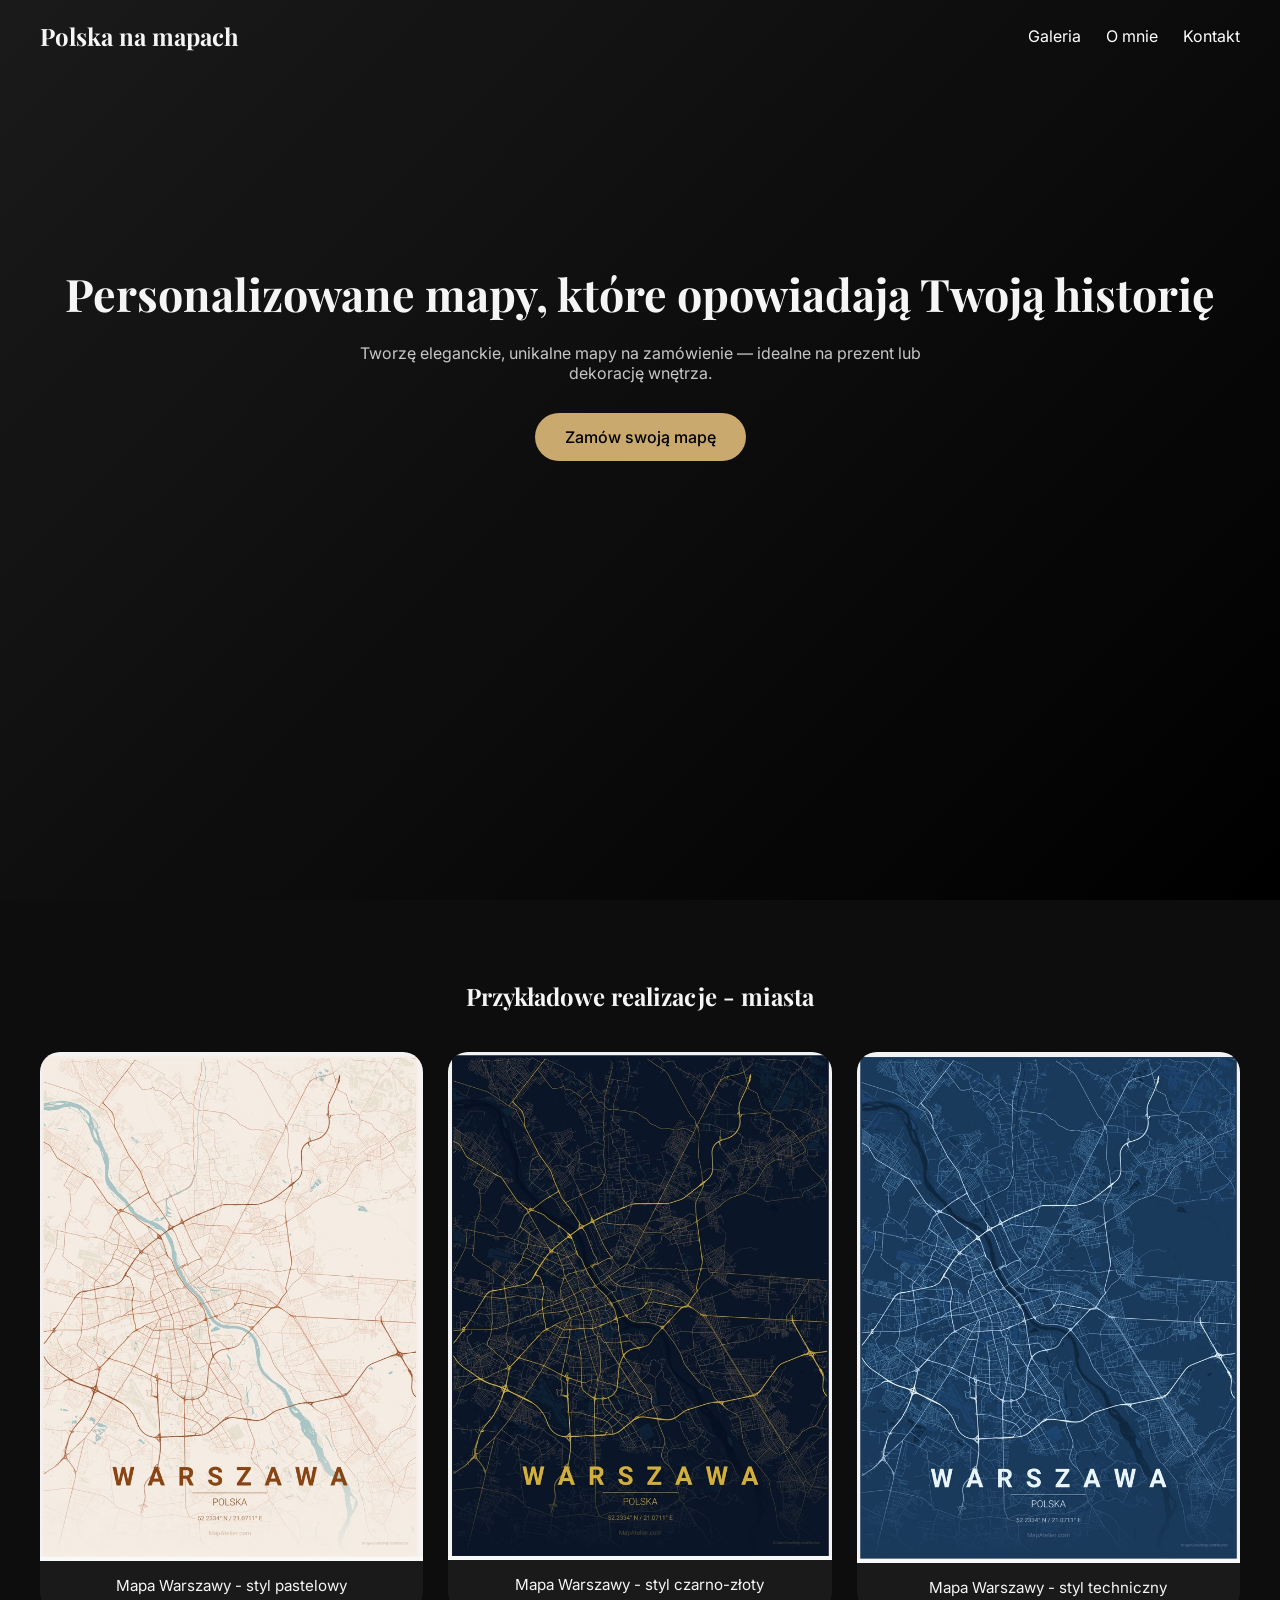
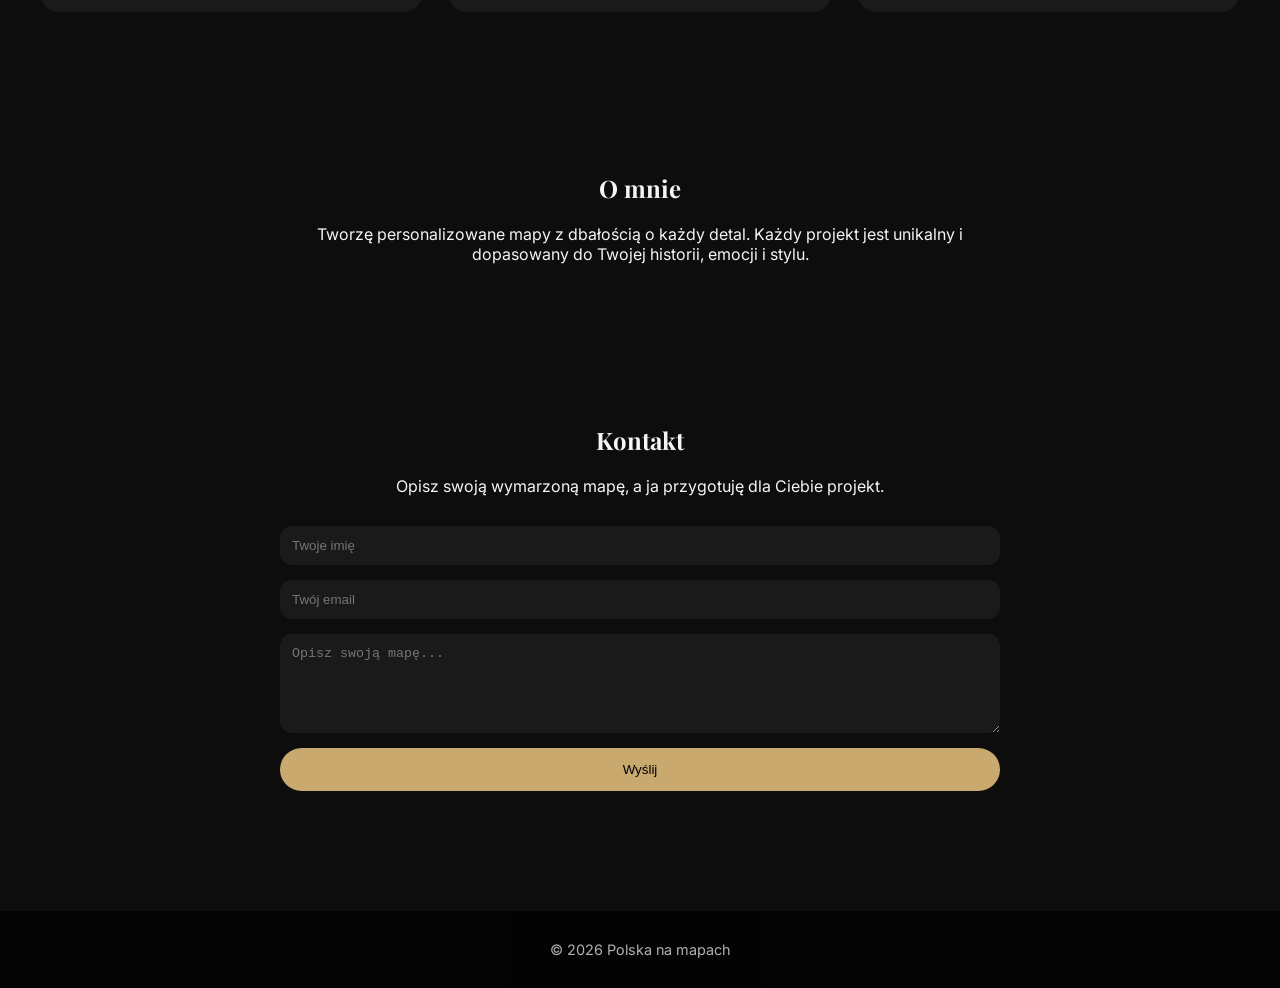
<file: website/index.html>
<!-- index.html -->
<!DOCTYPE html>
<html lang="pl">
<head>
    <meta charset="UTF-8">
    <meta name="viewport" content="width=device-width, initial-scale=1.0">
    <title>Polska na mapach</title>
    <link rel="stylesheet" href="styles.css">
    <link href="https://fonts.googleapis.com/css2?family=Playfair+Display:wght@400;700&family=Inter:wght@300;400;500&display=swap" rel="stylesheet">
</head>
<body>

<header class="hero">
    <nav>
        <h1>Polska na mapach</h1>
        <ul>
            <li><a href="#galeria">Galeria</a></li>
            <li><a href="#o-mnie">O mnie</a></li>
            <li><a href="#kontakt">Kontakt</a></li>
        </ul>
    </nav>

    <div class="hero-content">
        <h2>Personalizowane mapy, które opowiadają Twoją historię</h2>
        <p>Tworzę eleganckie, unikalne mapy na zamówienie — idealne na prezent lub dekorację wnętrza.</p>
        <a href="#kontakt" class="btn">Zamów swoją mapę</a>
    </div>
</header>

<section id="galeria" class="gallery">
    <h2>Przykładowe realizacje - miasta</h2>
    <div class="gallery-grid">
        <div class="card">
            <img src="map_1.jpg" alt="Mapa 1">
            <p>Mapa Warszawy - styl pastelowy</p>
        </div>
        <div class="card">
            <img src="map_2.jpg" alt="Mapa 2">
            <p>Mapa Warszawy - styl czarno-złoty</p>
        </div>
        <div class="card">
            <img src="map_3.jpg" alt="Mapa 3">
            <p>Mapa Warszawy - styl techniczny</p>
        </div>
    </div>
</section>

<section id="o-mnie" class="about">
    <h2>O mnie</h2>
    <p>Tworzę personalizowane mapy z dbałością o każdy detal. Każdy projekt jest unikalny i dopasowany do Twojej historii, emocji i stylu.</p>
</section>

<section id="kontakt" class="contact">
    <h2>Kontakt</h2>
    <p>Opisz swoją wymarzoną mapę, a ja przygotuję dla Ciebie projekt.</p>

    <form action="mailto:kowalik.paul@gmail.com" method="post" enctype="text/plain">
        <input type="text" name="name" placeholder="Twoje imię" required>
        <input type="email" name="email" placeholder="Twój email" required>
        <textarea name="message" placeholder="Opisz swoją mapę..." rows="5" required></textarea>
        <button type="submit">Wyślij</button>
    </form>
</section>

<footer>
    <p>© 2026 Polska na mapach</p>
</footer>

</body>
</html>
</file>
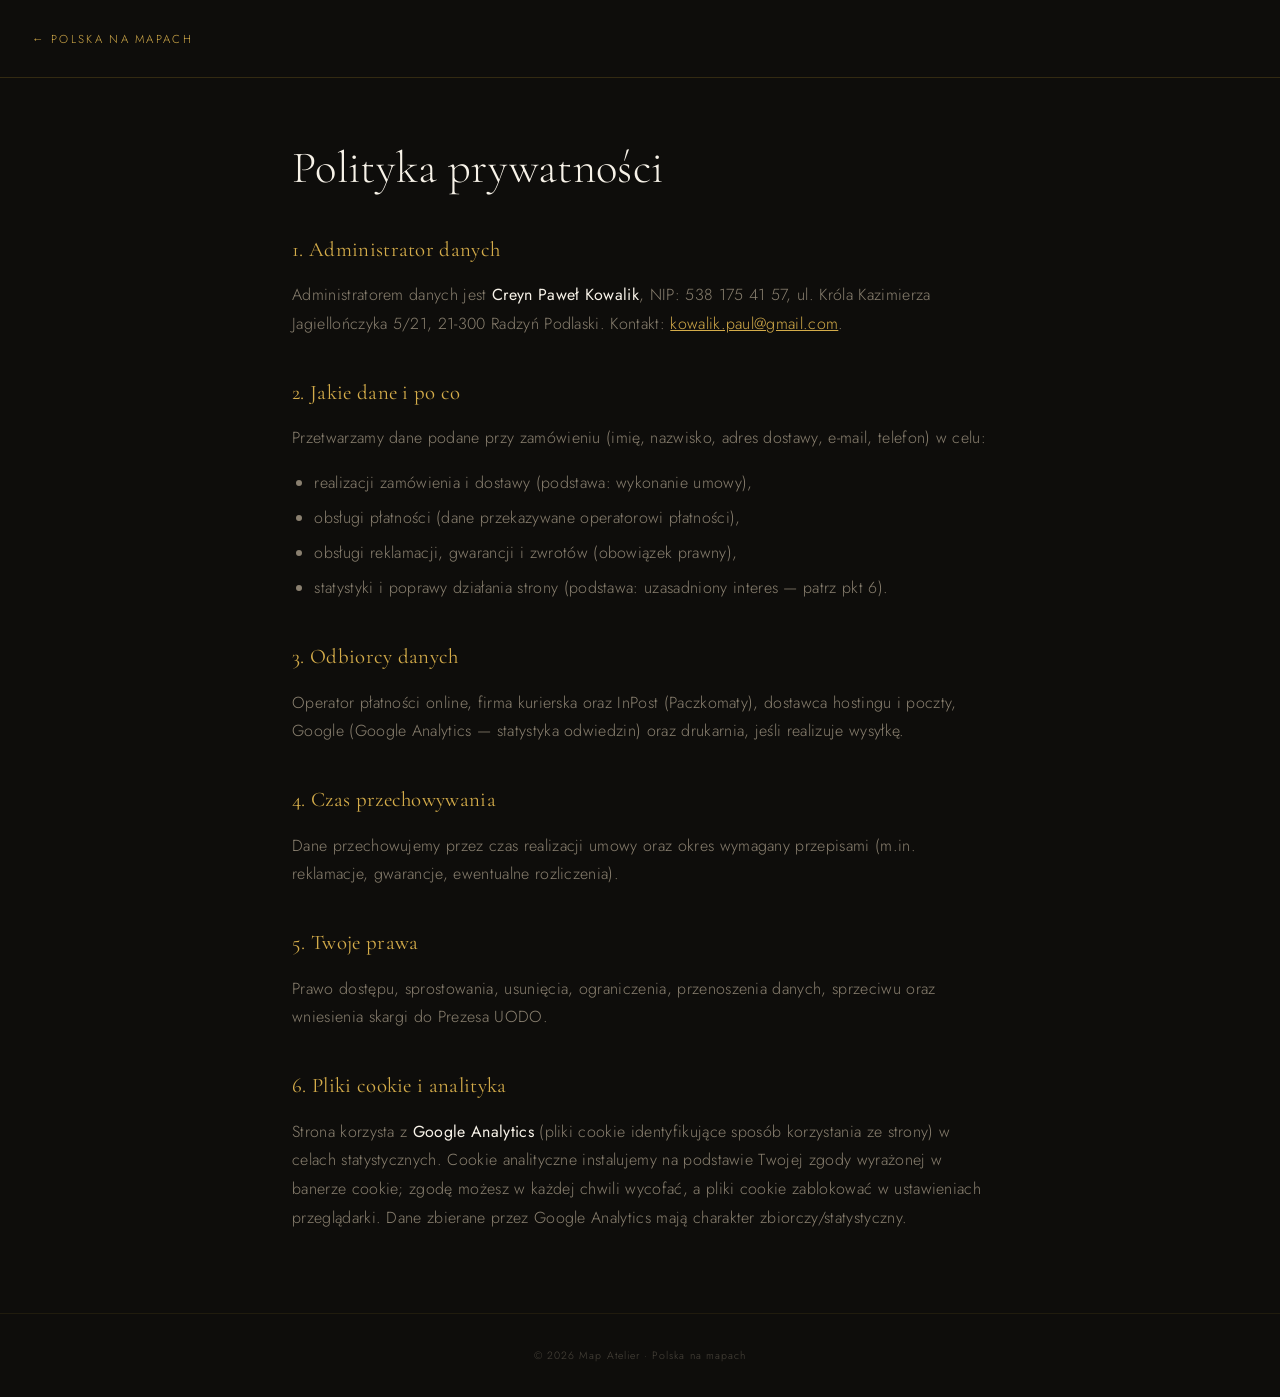
<file: polityka-prywatnosci.html>
<!DOCTYPE html>
<html lang="pl">
<head>
<meta charset="UTF-8">
<meta name="viewport" content="width=device-width, initial-scale=1.0">
<title>Polityka prywatności — Polska na mapach</title>
<link rel="preconnect" href="https://fonts.googleapis.com">
<link href="https://fonts.googleapis.com/css2?family=Cormorant+Garamond:wght@300;400;600&family=Jost:wght@200;300;400&display=swap" rel="stylesheet">
<style>
*,*::before,*::after{box-sizing:border-box;margin:0;padding:0}
:root{--ink:#0e0d0b;--parchment:#f7f2e8;--gold:#b8922a;--gold-light:#d4ac4a;--warm-gray:#8a8070;--line:rgba(184,146,42,0.22)}
body{background:var(--ink);color:var(--parchment);font-family:'Jost',sans-serif;font-weight:300;line-height:1.8;font-size:16px;letter-spacing:.02em}
.doc-nav{padding:1.5rem 2rem;border-bottom:1px solid var(--line)}
.doc-nav a{color:var(--gold-light);text-decoration:none;font-size:.72rem;letter-spacing:.2em;text-transform:uppercase}
.doc-wrap{max-width:760px;margin:0 auto;padding:4rem 2rem}
.doc-wrap h1{font-family:'Cormorant Garamond',serif;font-weight:300;font-size:clamp(2rem,4vw,2.8rem);color:var(--parchment);margin-bottom:2rem;line-height:1.2}
.doc-wrap h2{font-family:'Cormorant Garamond',serif;font-weight:400;font-size:1.3rem;color:var(--gold-light);margin:2.2rem 0 .8rem}
.doc-wrap p{color:var(--warm-gray);margin-bottom:1rem}
.doc-wrap ul,.doc-wrap ol{color:var(--warm-gray);margin:0 0 1rem 1.4rem}
.doc-wrap li{margin-bottom:.4rem}
.doc-wrap strong{color:var(--parchment);font-weight:400}
.doc-wrap a{color:var(--gold-light)}
.doc-footer{border-top:1px solid var(--line);padding:2rem;text-align:center;font-size:.66rem;letter-spacing:.1em;color:var(--warm-gray);opacity:.5}
</style>
</head>
<body>
<nav class="doc-nav"><a href="index.html">← Polska na mapach</a></nav>
<main class="doc-wrap">
  <h1>Polityka prywatności</h1>

  <h2>1. Administrator danych</h2>
  <p>Administratorem danych jest <strong>Creyn Paweł Kowalik</strong>, NIP: 538 175 41 57, ul. Króla Kazimierza Jagiellończyka 5/21, 21-300 Radzyń Podlaski. Kontakt: <a href="mailto:kowalik.paul@gmail.com">kowalik.paul@gmail.com</a>.</p>

  <h2>2. Jakie dane i po co</h2>
  <p>Przetwarzamy dane podane przy zamówieniu (imię, nazwisko, adres dostawy, e-mail, telefon) w celu:</p>
  <ul>
    <li>realizacji zamówienia i dostawy (podstawa: wykonanie umowy),</li>
    <li>obsługi płatności (dane przekazywane operatorowi płatności),</li>
    <li>obsługi reklamacji, gwarancji i zwrotów (obowiązek prawny),</li>
    <li>statystyki i poprawy działania strony (podstawa: uzasadniony interes — patrz pkt 6).</li>
  </ul>

  <h2>3. Odbiorcy danych</h2>
  <p>Operator płatności online, firma kurierska oraz InPost (Paczkomaty), dostawca hostingu i poczty, Google (Google Analytics — statystyka odwiedzin) oraz drukarnia, jeśli realizuje wysyłkę.</p>

  <h2>4. Czas przechowywania</h2>
  <p>Dane przechowujemy przez czas realizacji umowy oraz okres wymagany przepisami (m.in. reklamacje, gwarancje, ewentualne rozliczenia).</p>

  <h2>5. Twoje prawa</h2>
  <p>Prawo dostępu, sprostowania, usunięcia, ograniczenia, przenoszenia danych, sprzeciwu oraz wniesienia skargi do Prezesa UODO.</p>

  <h2>6. Pliki cookie i analityka</h2>
  <p>Strona korzysta z <strong>Google Analytics</strong> (pliki cookie identyfikujące sposób korzystania ze strony) w celach statystycznych. Cookie analityczne instalujemy na podstawie Twojej zgody wyrażonej w banerze cookie; zgodę możesz w każdej chwili wycofać, a pliki cookie zablokować w ustawieniach przeglądarki. Dane zbierane przez Google Analytics mają charakter zbiorczy/statystyczny.</p>
</main>
<footer class="doc-footer">© 2026 Map Atelier · Polska na mapach</footer>
</body>
</html>
</file>
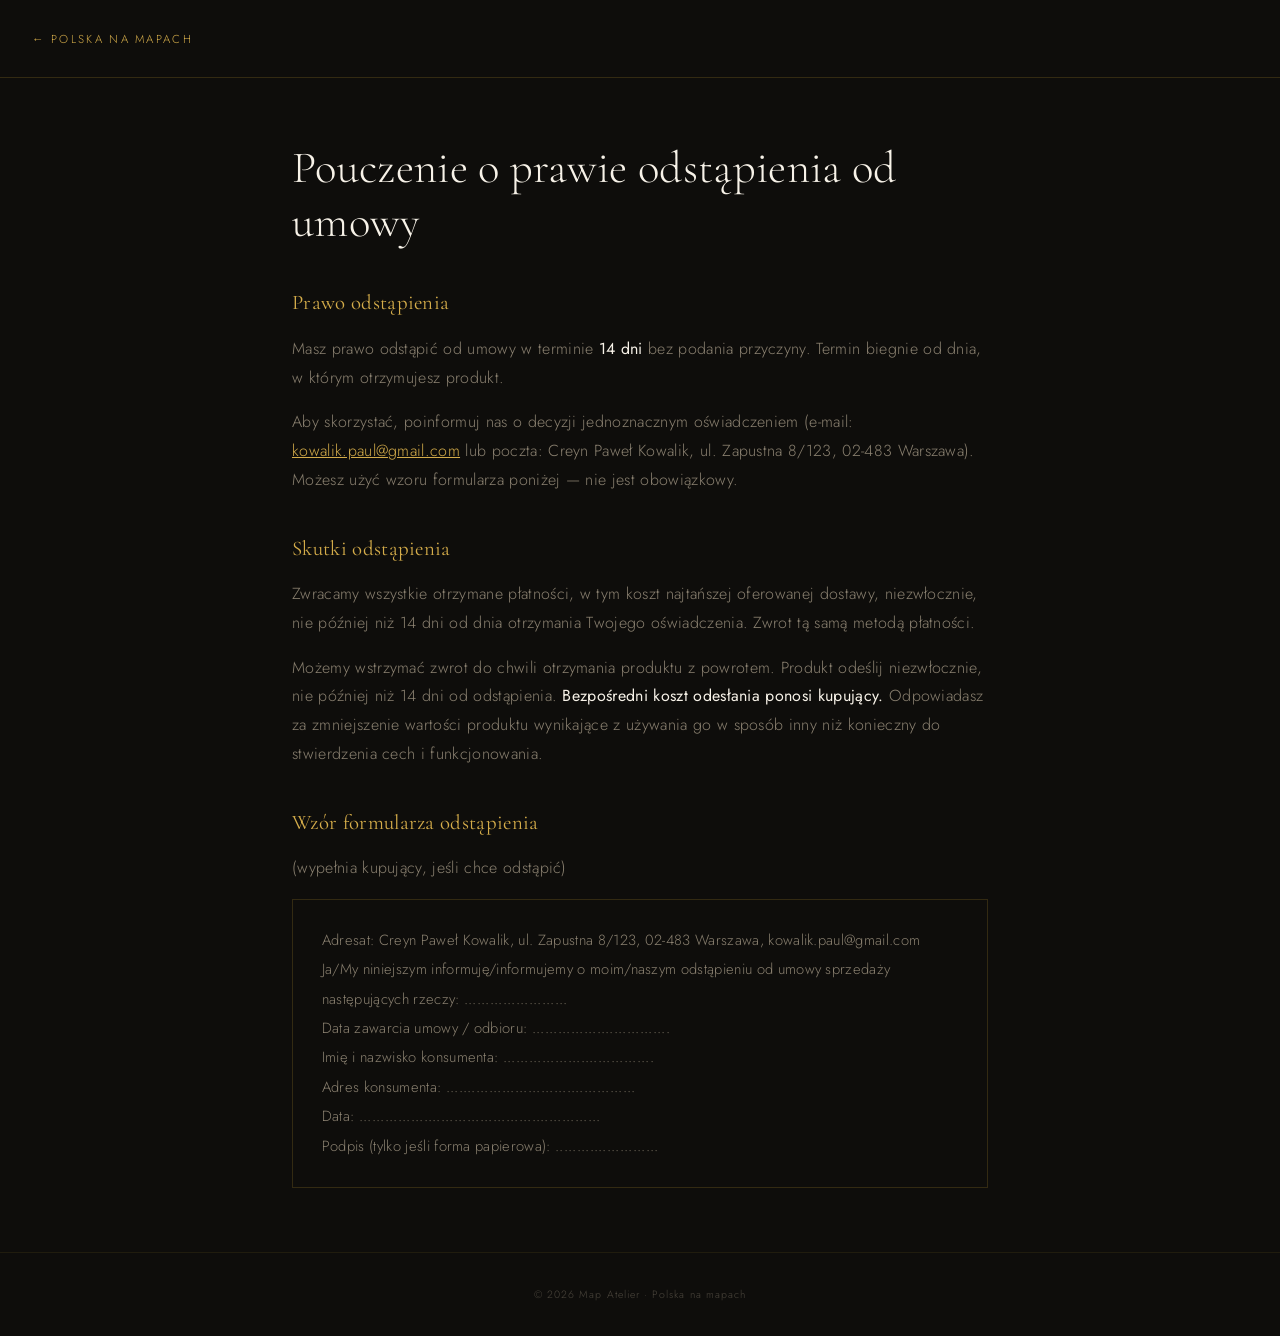
<file: pouczenie-odstapienie.html>
<!DOCTYPE html>
<html lang="pl">
<head>
<meta charset="UTF-8">
<meta name="viewport" content="width=device-width, initial-scale=1.0">
<title>Odstąpienie od umowy — Polska na mapach</title>
<link rel="preconnect" href="https://fonts.googleapis.com">
<link href="https://fonts.googleapis.com/css2?family=Cormorant+Garamond:wght@300;400;600&family=Jost:wght@200;300;400&display=swap" rel="stylesheet">
<style>
*,*::before,*::after{box-sizing:border-box;margin:0;padding:0}
:root{--ink:#0e0d0b;--parchment:#f7f2e8;--gold:#b8922a;--gold-light:#d4ac4a;--warm-gray:#8a8070;--line:rgba(184,146,42,0.22)}
body{background:var(--ink);color:var(--parchment);font-family:'Jost',sans-serif;font-weight:300;line-height:1.8;font-size:16px;letter-spacing:.02em}
.doc-nav{padding:1.5rem 2rem;border-bottom:1px solid var(--line)}
.doc-nav a{color:var(--gold-light);text-decoration:none;font-size:.72rem;letter-spacing:.2em;text-transform:uppercase}
.doc-wrap{max-width:760px;margin:0 auto;padding:4rem 2rem}
.doc-wrap h1{font-family:'Cormorant Garamond',serif;font-weight:300;font-size:clamp(2rem,4vw,2.8rem);color:var(--parchment);margin-bottom:2rem;line-height:1.2}
.doc-wrap h2{font-family:'Cormorant Garamond',serif;font-weight:400;font-size:1.3rem;color:var(--gold-light);margin:2.2rem 0 .8rem}
.doc-wrap p{color:var(--warm-gray);margin-bottom:1rem}
.doc-wrap strong{color:var(--parchment);font-weight:400}
.doc-wrap a{color:var(--gold-light)}
.form-box{border:1px solid var(--line);padding:1.6rem 1.8rem;margin-top:1rem;font-size:.92rem;color:var(--warm-gray);line-height:2}
.doc-footer{border-top:1px solid var(--line);padding:2rem;text-align:center;font-size:.66rem;letter-spacing:.1em;color:var(--warm-gray);opacity:.5}
</style>
</head>
<body>
<nav class="doc-nav"><a href="index.html">← Polska na mapach</a></nav>
<main class="doc-wrap">
  <h1>Pouczenie o prawie odstąpienia od umowy</h1>

  <h2>Prawo odstąpienia</h2>
  <p>Masz prawo odstąpić od umowy w terminie <strong>14 dni</strong> bez podania przyczyny. Termin biegnie od dnia, w którym otrzymujesz produkt.</p>
  <p>Aby skorzystać, poinformuj nas o decyzji jednoznacznym oświadczeniem (e-mail: <a href="mailto:kowalik.paul@gmail.com">kowalik.paul@gmail.com</a> lub poczta: Creyn Paweł Kowalik, ul. Zapustna 8/123, 02-483 Warszawa). Możesz użyć wzoru formularza poniżej — nie jest obowiązkowy.</p>

  <h2>Skutki odstąpienia</h2>
  <p>Zwracamy wszystkie otrzymane płatności, w tym koszt najtańszej oferowanej dostawy, niezwłocznie, nie później niż 14 dni od dnia otrzymania Twojego oświadczenia. Zwrot tą samą metodą płatności.</p>
  <p>Możemy wstrzymać zwrot do chwili otrzymania produktu z powrotem. Produkt odeślij niezwłocznie, nie później niż 14 dni od odstąpienia. <strong>Bezpośredni koszt odesłania ponosi kupujący.</strong> Odpowiadasz za zmniejszenie wartości produktu wynikające z używania go w sposób inny niż konieczny do stwierdzenia cech i funkcjonowania.</p>

  <h2>Wzór formularza odstąpienia</h2>
  <p>(wypełnia kupujący, jeśli chce odstąpić)</p>
  <div class="form-box">
    Adresat: Creyn Paweł Kowalik, ul. Zapustna 8/123, 02-483 Warszawa, kowalik.paul@gmail.com<br>
    Ja/My niniejszym informuję/informujemy o moim/naszym odstąpieniu od umowy sprzedaży następujących rzeczy: ........................<br>
    Data zawarcia umowy / odbioru: ................................<br>
    Imię i nazwisko konsumenta: ...................................<br>
    Adres konsumenta: ............................................<br>
    Data: ........................................................<br>
    Podpis (tylko jeśli forma papierowa): ........................
  </div>
</main>
<footer class="doc-footer">© 2026 Map Atelier · Polska na mapach</footer>
</body>
</html>
</file>
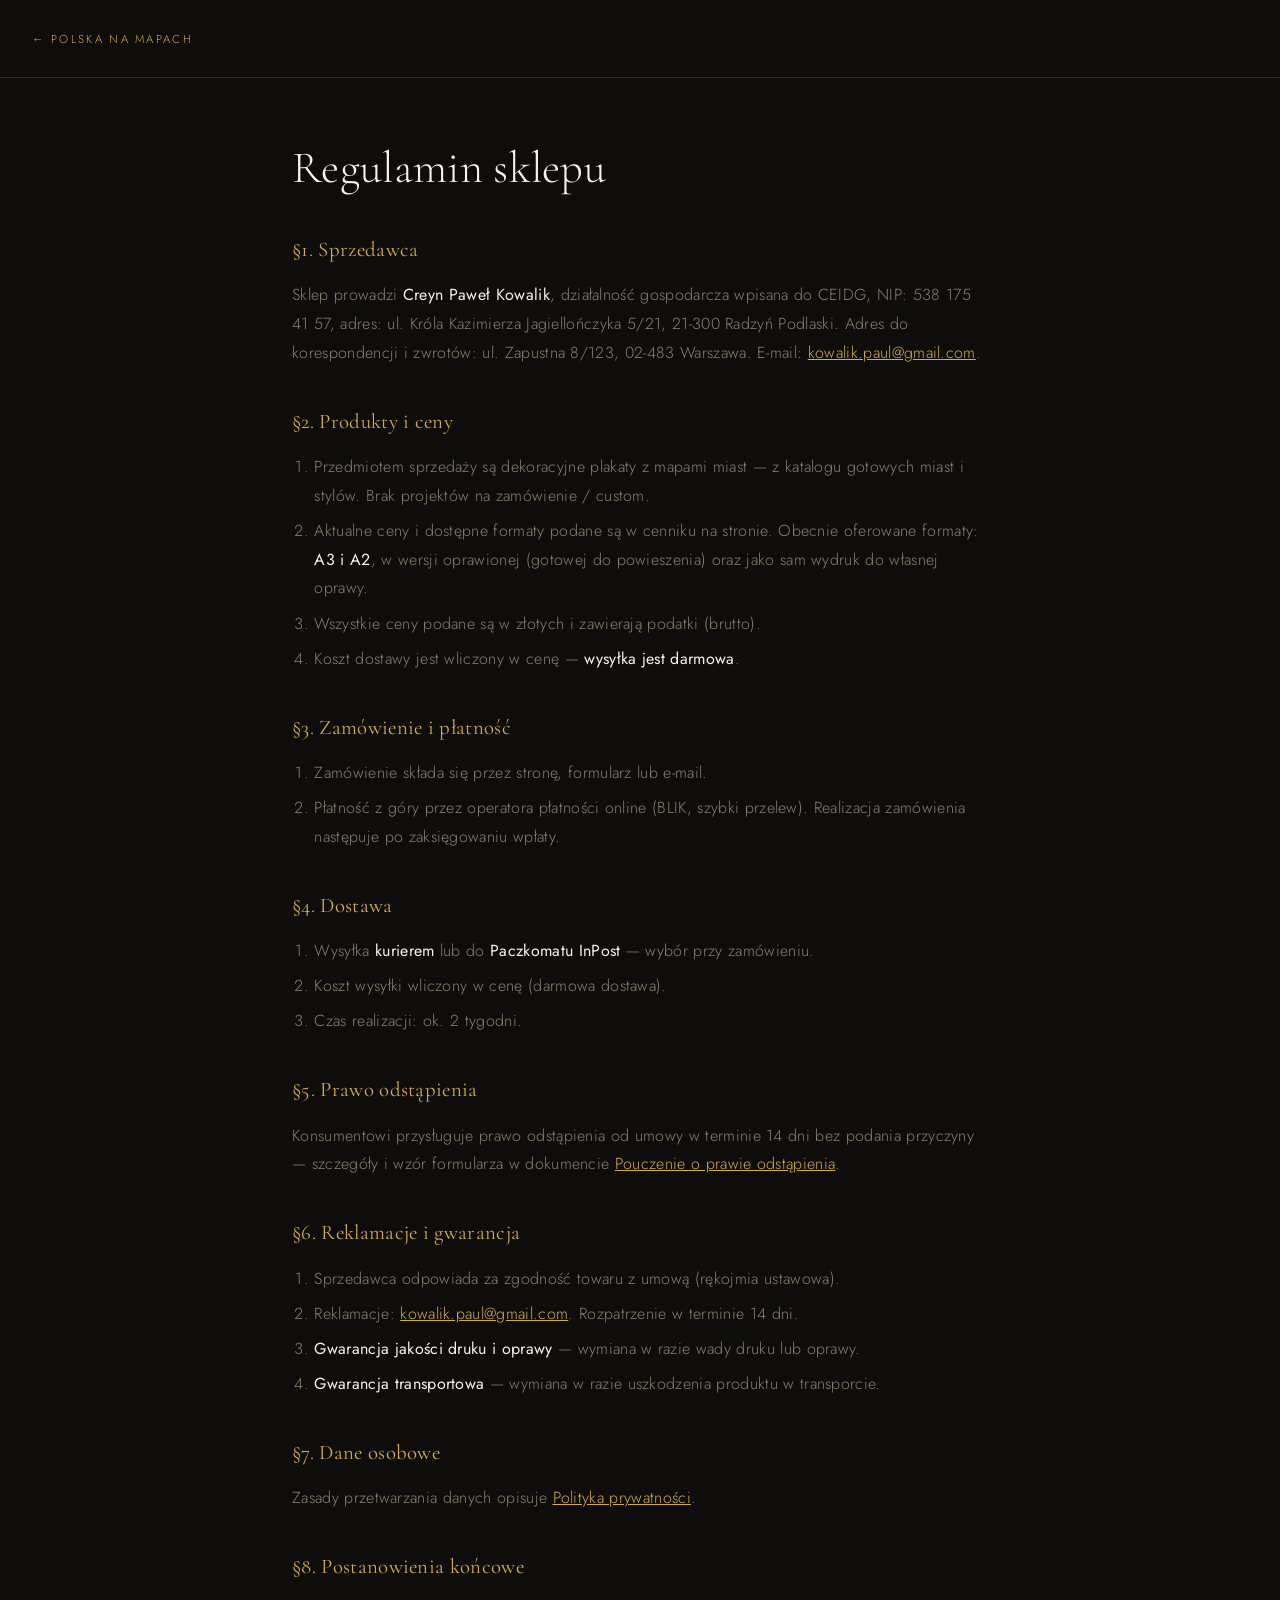
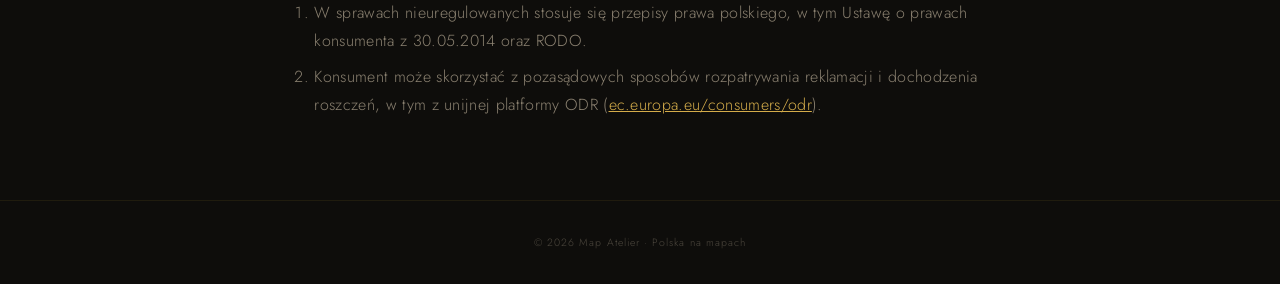
<file: regulamin.html>
<!DOCTYPE html>
<html lang="pl">
<head>
<meta charset="UTF-8">
<meta name="viewport" content="width=device-width, initial-scale=1.0">
<title>Regulamin — Polska na mapach</title>
<link rel="preconnect" href="https://fonts.googleapis.com">
<link href="https://fonts.googleapis.com/css2?family=Cormorant+Garamond:wght@300;400;600&family=Jost:wght@200;300;400&display=swap" rel="stylesheet">
<style>
*,*::before,*::after{box-sizing:border-box;margin:0;padding:0}
:root{--ink:#0e0d0b;--parchment:#f7f2e8;--gold:#b8922a;--gold-light:#d4ac4a;--warm-gray:#8a8070;--line:rgba(184,146,42,0.22)}
body{background:var(--ink);color:var(--parchment);font-family:'Jost',sans-serif;font-weight:300;line-height:1.8;font-size:16px;letter-spacing:.02em}
.doc-nav{padding:1.5rem 2rem;border-bottom:1px solid var(--line)}
.doc-nav a{color:var(--gold-light);text-decoration:none;font-size:.72rem;letter-spacing:.2em;text-transform:uppercase}
.doc-wrap{max-width:760px;margin:0 auto;padding:4rem 2rem}
.doc-wrap h1{font-family:'Cormorant Garamond',serif;font-weight:300;font-size:clamp(2rem,4vw,2.8rem);color:var(--parchment);margin-bottom:2rem;line-height:1.2}
.doc-wrap h2{font-family:'Cormorant Garamond',serif;font-weight:400;font-size:1.3rem;color:var(--gold-light);margin:2.2rem 0 .8rem}
.doc-wrap p{color:var(--warm-gray);margin-bottom:1rem}
.doc-wrap ul,.doc-wrap ol{color:var(--warm-gray);margin:0 0 1rem 1.4rem}
.doc-wrap li{margin-bottom:.4rem}
.doc-wrap strong{color:var(--parchment);font-weight:400}
.doc-wrap a{color:var(--gold-light)}
.doc-footer{border-top:1px solid var(--line);padding:2rem;text-align:center;font-size:.66rem;letter-spacing:.1em;color:var(--warm-gray);opacity:.5}
</style>
</head>
<body>
<nav class="doc-nav"><a href="index.html">← Polska na mapach</a></nav>
<main class="doc-wrap">
  <h1>Regulamin sklepu</h1>

  <h2>§1. Sprzedawca</h2>
  <p>Sklep prowadzi <strong>Creyn Paweł Kowalik</strong>, działalność gospodarcza wpisana do CEIDG, NIP: 538 175 41 57, adres: ul. Króla Kazimierza Jagiellończyka 5/21, 21-300 Radzyń Podlaski. Adres do korespondencji i zwrotów: ul. Zapustna 8/123, 02-483 Warszawa. E-mail: <a href="mailto:kowalik.paul@gmail.com">kowalik.paul@gmail.com</a>.</p>

  <h2>§2. Produkty i ceny</h2>
  <ol>
    <li>Przedmiotem sprzedaży są dekoracyjne plakaty z mapami miast — z katalogu gotowych miast i stylów. Brak projektów na zamówienie / custom.</li>
    <li>Aktualne ceny i dostępne formaty podane są w cenniku na stronie. Obecnie oferowane formaty: <strong>A3 i A2</strong>, w wersji oprawionej (gotowej do powieszenia) oraz jako sam wydruk do własnej oprawy.</li>
    <li>Wszystkie ceny podane są w złotych i zawierają podatki (brutto).</li>
    <li>Koszt dostawy jest wliczony w cenę — <strong>wysyłka jest darmowa</strong>.</li>
  </ol>

  <h2>§3. Zamówienie i płatność</h2>
  <ol>
    <li>Zamówienie składa się przez stronę, formularz lub e-mail.</li>
    <li>Płatność z góry przez operatora płatności online (BLIK, szybki przelew). Realizacja zamówienia następuje po zaksięgowaniu wpłaty.</li>
  </ol>

  <h2>§4. Dostawa</h2>
  <ol>
    <li>Wysyłka <strong>kurierem</strong> lub do <strong>Paczkomatu InPost</strong> — wybór przy zamówieniu.</li>
    <li>Koszt wysyłki wliczony w cenę (darmowa dostawa).</li>
    <li>Czas realizacji: ok. 2 tygodni.</li>
  </ol>

  <h2>§5. Prawo odstąpienia</h2>
  <p>Konsumentowi przysługuje prawo odstąpienia od umowy w terminie 14 dni bez podania przyczyny — szczegóły i wzór formularza w dokumencie <a href="pouczenie-odstapienie.html">Pouczenie o prawie odstąpienia</a>.</p>

  <h2>§6. Reklamacje i gwarancja</h2>
  <ol>
    <li>Sprzedawca odpowiada za zgodność towaru z umową (rękojmia ustawowa).</li>
    <li>Reklamacje: <a href="mailto:kowalik.paul@gmail.com">kowalik.paul@gmail.com</a>. Rozpatrzenie w terminie 14 dni.</li>
    <li><strong>Gwarancja jakości druku i oprawy</strong> — wymiana w razie wady druku lub oprawy.</li>
    <li><strong>Gwarancja transportowa</strong> — wymiana w razie uszkodzenia produktu w transporcie.</li>
  </ol>

  <h2>§7. Dane osobowe</h2>
  <p>Zasady przetwarzania danych opisuje <a href="polityka-prywatnosci.html">Polityka prywatności</a>.</p>

  <h2>§8. Postanowienia końcowe</h2>
  <ol>
    <li>W sprawach nieuregulowanych stosuje się przepisy prawa polskiego, w tym Ustawę o prawach konsumenta z 30.05.2014 oraz RODO.</li>
    <li>Konsument może skorzystać z pozasądowych sposobów rozpatrywania reklamacji i dochodzenia roszczeń, w tym z unijnej platformy ODR (<a href="https://ec.europa.eu/consumers/odr" target="_blank" rel="noopener">ec.europa.eu/consumers/odr</a>).</li>
  </ol>
</main>
<footer class="doc-footer">© 2026 Map Atelier · Polska na mapach</footer>
</body>
</html>
</file>
<file: website/styles.css>
/* ============================ */
/* styles.css (ZAPISZ OSOBNO)  */
/* ============================ */

/* Reset */
* {
    margin: 0;
    padding: 0;
    box-sizing: border-box;
}

body {
    font-family: 'Inter', sans-serif;
    background: #0d0d0d;
    color: #f5f5f5;
}

/* Nawigacja */
nav {
    display: flex;
    justify-content: space-between;
    align-items: center;
    padding: 20px 40px;
}

nav h1 {
    font-family: 'Playfair Display', serif;
    font-size: 1.5rem;
}

nav ul {
    list-style: none;
    display: flex;
    gap: 25px;
}

nav a {
    color: white;
    text-decoration: none;
    transition: opacity 0.3s;
}

nav a:hover {
    opacity: 0.7;
}

/* Hero */
.hero {
    height: 100vh;
    background: linear-gradient(135deg, #1a1a1a, #000000);
}

.hero-content {
    text-align: center;
    margin-top: 15%;
    padding: 0 20px;
}

.hero h2 {
    font-size: 2.8rem;
    font-family: 'Playfair Display', serif;
    margin-bottom: 20px;
}

.hero p {
    max-width: 600px;
    margin: auto;
    opacity: 0.8;
}

/* Przycisk */
.btn {
    display: inline-block;
    margin-top: 30px;
    padding: 14px 30px;
    background: #c9a96e;
    color: black;
    text-decoration: none;
    border-radius: 40px;
    font-weight: 500;
    transition: transform 0.2s, box-shadow 0.2s;
}

.btn:hover {
    transform: translateY(-3px);
    box-shadow: 0 10px 25px rgba(201,169,110,0.3);
}

/* Galeria */
.gallery {
    padding: 80px 40px;
    text-align: center;
}

.gallery h2 {
    margin-bottom: 40px;
    font-family: 'Playfair Display', serif;
}

.gallery-grid {
    display: grid;
    grid-template-columns: repeat(auto-fit, minmax(250px, 1fr));
    gap: 25px;
}

.card {
    background: #1a1a1a;
    border-radius: 20px;
    overflow: hidden;
    transition: transform 0.3s, box-shadow 0.3s;
}

.card:hover {
    transform: translateY(-8px);
    box-shadow: 0 15px 40px rgba(0,0,0,0.5);
}

.card img {
    width: 100%;
    display: block;
}

.card p {
    padding: 15px;
    font-size: 0.95rem;
}

/* Sekcje */
.about, .contact {
    padding: 80px 40px;
    text-align: center;
    max-width: 800px;
    margin: auto;
}

.about h2, .contact h2 {
    font-family: 'Playfair Display', serif;
    margin-bottom: 20px;
}

/* Formularz */
form {
    display: flex;
    flex-direction: column;
    gap: 15px;
    margin-top: 30px;
}

input, textarea {
    padding: 12px;
    border-radius: 12px;
    border: none;
    background: #1a1a1a;
    color: white;
}

input:focus, textarea:focus {
    outline: 1px solid #c9a96e;
}

button {
    padding: 14px;
    border: none;
    background: #c9a96e;
    cursor: pointer;
    border-radius: 30px;
    font-weight: 500;
    transition: transform 0.2s;
}

button:hover {
    transform: translateY(-2px);
}

/* Stopka */
footer {
    text-align: center;
    padding: 30px;
    background: #000;
    margin-top: 40px;
    font-size: 0.9rem;
    opacity: 0.7;
}
</file>
